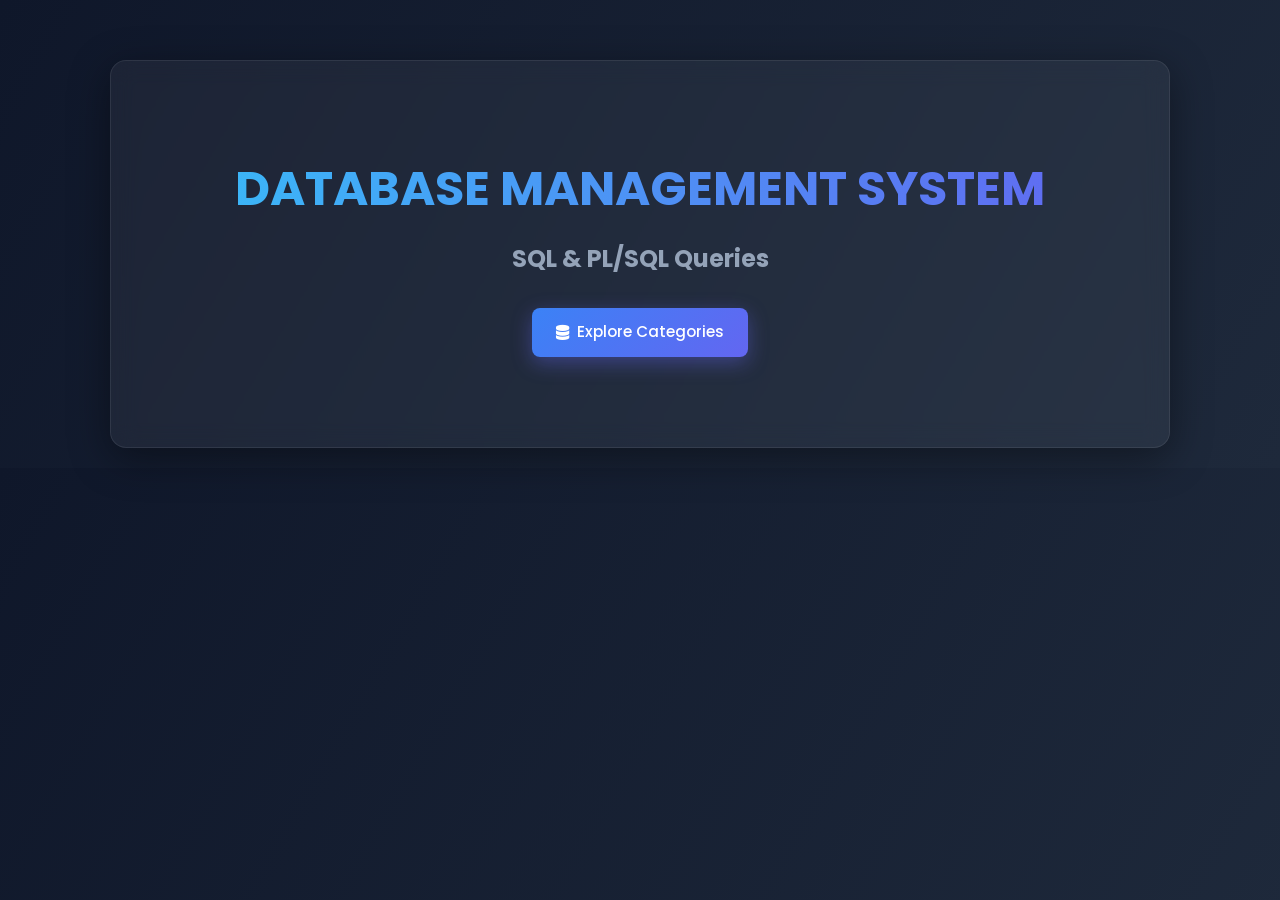
<file: INDEX.HTML>
<!DOCTYPE html>
<html lang="en">
<head>
    <meta charset="UTF-8">
    <meta name="viewport" content="width=device-width, initial-scale=1.0">
    <title>DBMS Queries Hub</title>

    <!-- CSS -->
    <link rel="stylesheet" href="style.css">

    <!-- Font Awesome -->
    <link href="https://cdnjs.cloudflare.com/ajax/libs/font-awesome/6.0.0/css/all.min.css" rel="stylesheet">

    <!-- Google Font (added for better look) -->
    <link href="https://fonts.googleapis.com/css2?family=Poppins:wght@300;500;700&display=swap" rel="stylesheet">
</head>
<body>
    <div class="container">
        <header class="hero-section">
            <h1 class="main-heading">DATABASE MANAGEMENT SYSTEM</h1>
            <h2 class="sub-heading">SQL & PL/SQL Queries</h2>

            <p class="tagline"></p>

            <a href="categories.html" class="cta-button">
                <i class="fas fa-database"></i>
                Explore Categories
            </a>
        </header>
    </div>

    <script src="script.js"></script>
</body>
</html>
</file>
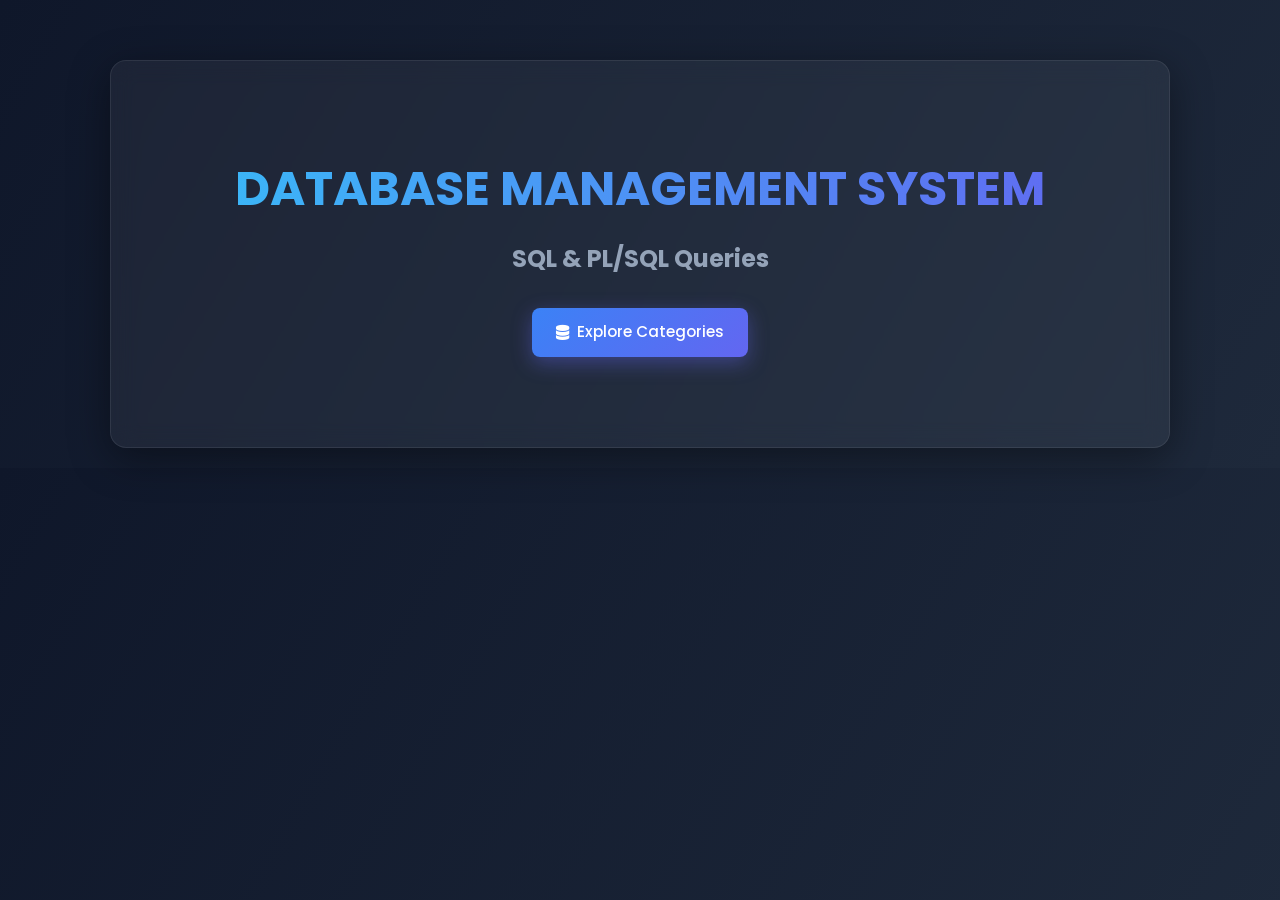
<file: index.html>
<!DOCTYPE html>
<html lang="en">
<head>
    <meta charset="UTF-8">
    <meta name="viewport" content="width=device-width, initial-scale=1.0">
    <title>DBMS Queries Hub</title>

    <!-- CSS -->
    <link rel="stylesheet" href="style.css">

    <!-- Font Awesome -->
    <link href="https://cdnjs.cloudflare.com/ajax/libs/font-awesome/6.0.0/css/all.min.css" rel="stylesheet">

    <!-- Google Font (added for better look) -->
    <link href="https://fonts.googleapis.com/css2?family=Poppins:wght@300;500;700&display=swap" rel="stylesheet">
</head>
<body>
    <div class="container">
        <header class="hero-section">
            <h1 class="main-heading">DATABASE MANAGEMENT SYSTEM</h1>
            <h2 class="sub-heading">SQL & PL/SQL Queries</h2>

            <p class="tagline"></p>

            <a href="categories.html" class="cta-button">
                <i class="fas fa-database"></i>
                Explore Categories
            </a>
        </header>
    </div>

    <script src="script.js"></script>
</body>
</html>
</file>
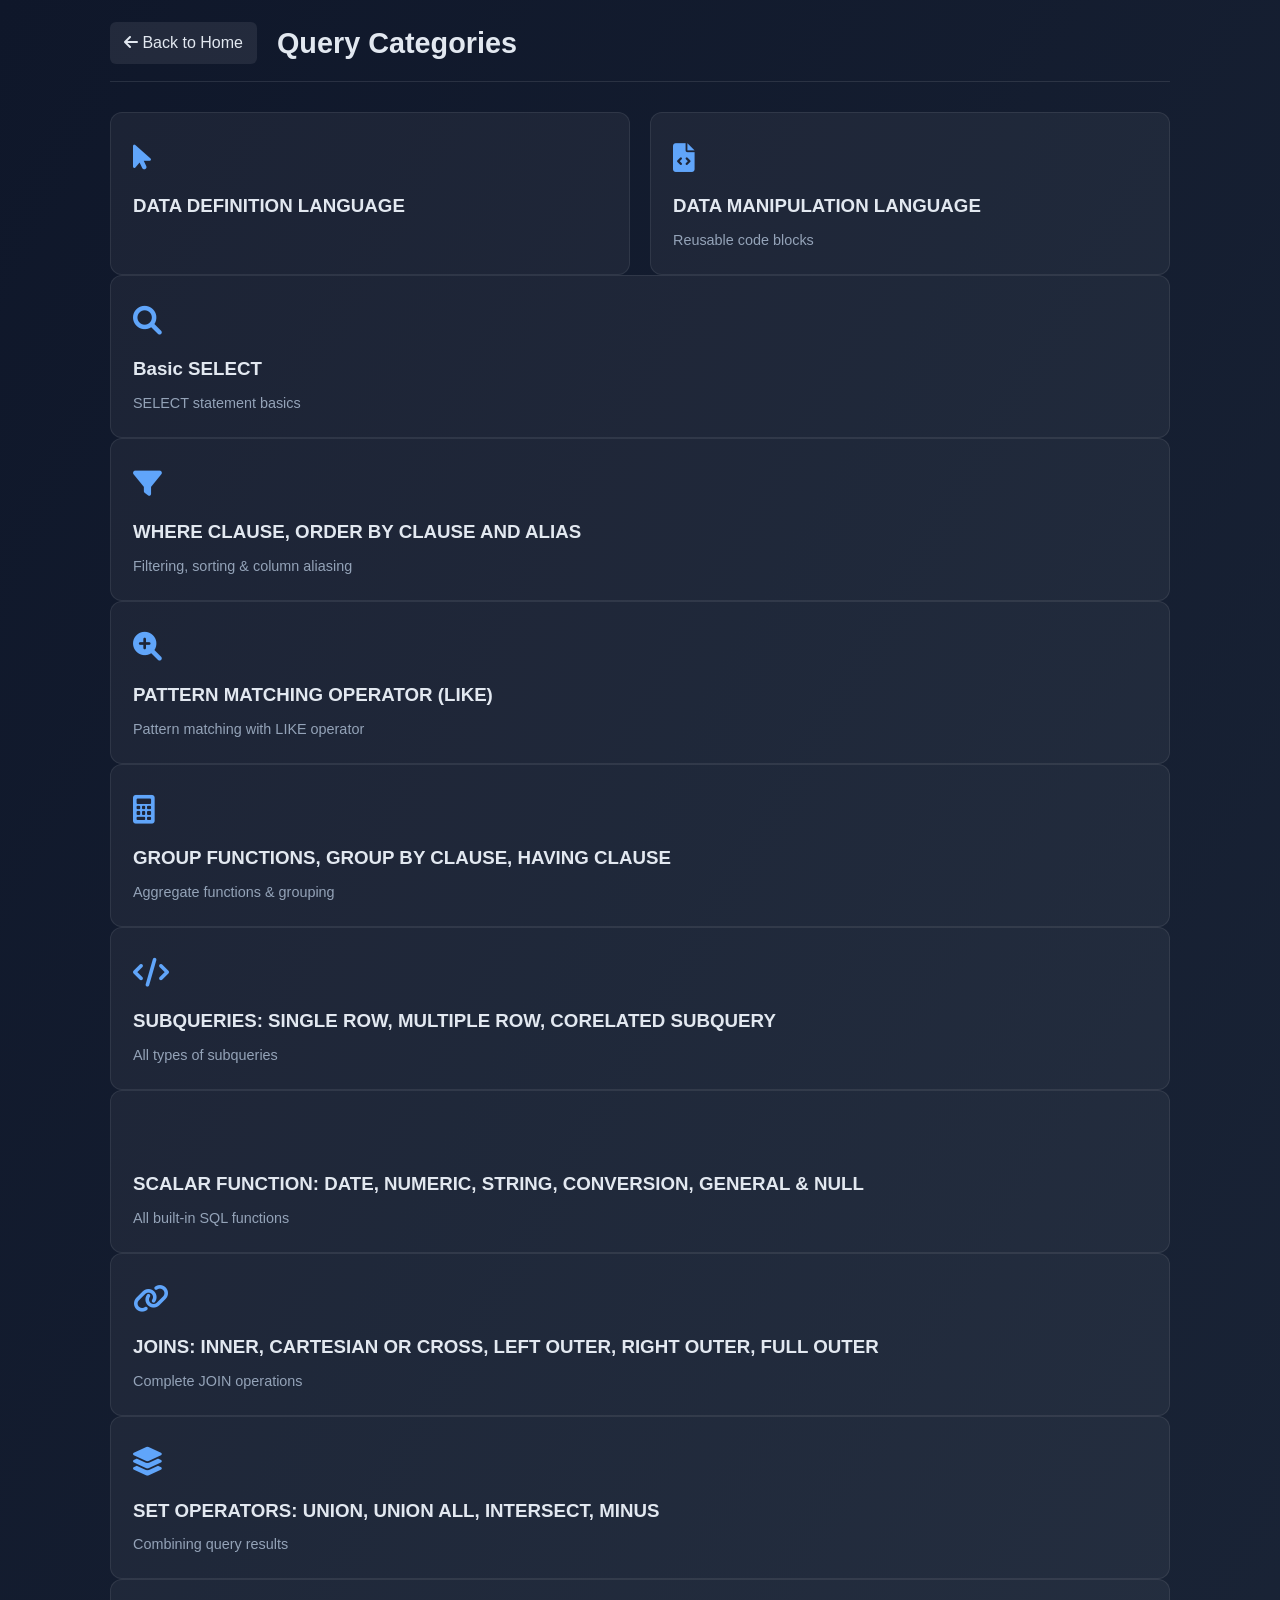
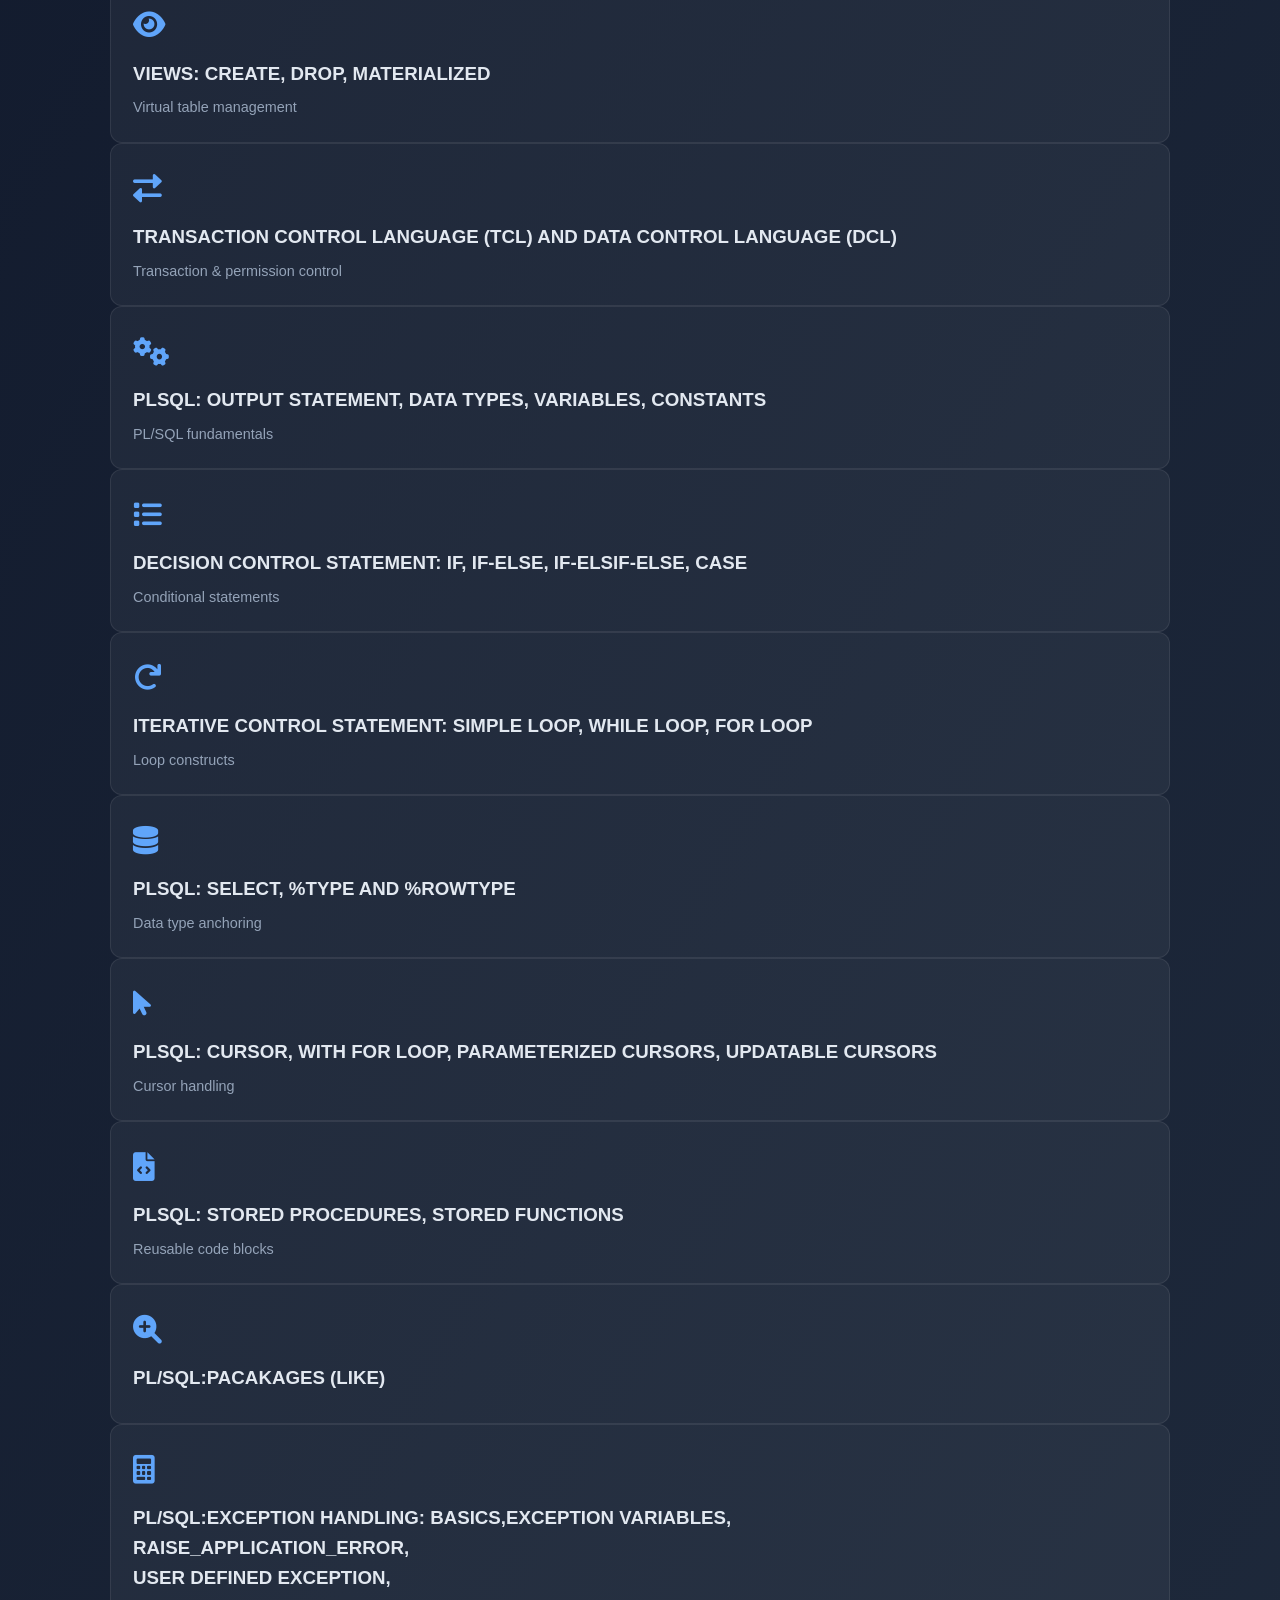
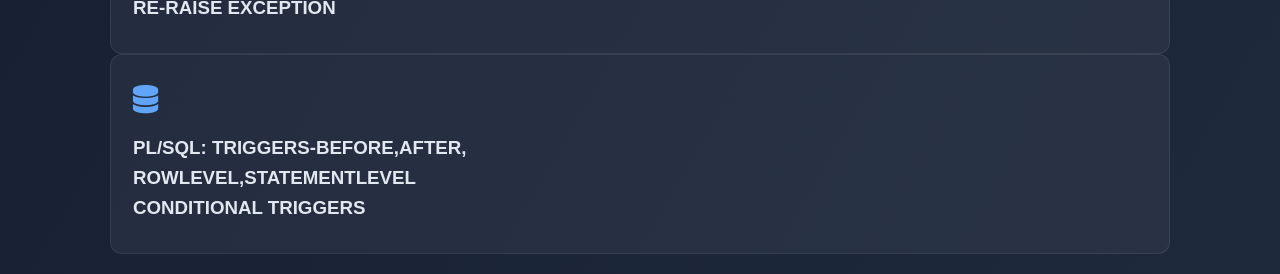
<file: categories.html>
<!DOCTYPE html>
<html lang="en">
<head>
    <meta charset="UTF-8">
    <meta name="viewport" content="width=device-width, initial-scale=1.0">
    <title>DBMS Categories - SQL & PL/SQL</title>
    <link rel="stylesheet" href="style.css">
    <link href="https://cdnjs.cloudflare.com/ajax/libs/font-awesome/6.0.0/css/all.min.css" rel="stylesheet">
</head>
<body>
    <div class="container">
        <header class="page-header">
            <a href="index.html" class="back-btn">
                <i class="fas fa-arrow-left"></i> Back to Home
            </a>
            <h1>Query Categories</h1>
        </header>

      <div class="categories-grid">

       </header>

        <div class="categories-grid">

    <a href="ddl.html" class="category-card">
        <div class="card-icon"><i class="fas fa-mouse-pointer"></i></div>
        <h3>DATA DEFINITION LANGUAGE</h3>
    </a>

    <a href="dml.html" class="category-card">
        <div class="card-icon"><i class="fas fa-file-code"></i></div>
        <h3>DATA MANIPULATION LANGUAGE</h3>
        <p>Reusable code blocks</p>
    </a>

</div>

</div>
            </a>
            <a href="basic_select.html" class="category-card">
                <div class="card-icon"><i class="fas fa-search"></i></div>
                <h3>Basic SELECT</h3>
                <p>SELECT statement basics</p>
            </a>

           
            <a href="where.html" class="category-card">
                <div class="card-icon"><i class="fas fa-filter"></i></div>
                <h3>WHERE CLAUSE, ORDER BY CLAUSE AND ALIAS</h3>
                <p>Filtering, sorting & column aliasing</p>
            </a>

            <!-- 3 -->
            <a href="pattern_match.html" class="category-card">
                <div class="card-icon"><i class="fas fa-search-plus"></i></div>
                <h3>PATTERN MATCHING OPERATOR (LIKE)</h3>
                <p>Pattern matching with LIKE operator</p>
            </a>

            <!-- 4 -->
            <a href="group_function.html" class="category-card">
                <div class="card-icon"><i class="fas fa-calculator"></i></div>
                <h3>GROUP FUNCTIONS, GROUP BY CLAUSE, HAVING CLAUSE</h3>
                <p>Aggregate functions & grouping</p>
            </a>

            <!-- 5 -->
            <a href="subqueries.html" class="category-card">
                <div class="card-icon"><i class="fas fa-code"></i></div>
                <h3>SUBQUERIES: SINGLE ROW, MULTIPLE ROW, CORELATED SUBQUERY</h3>
                <p>All types of subqueries</p>
            </a>

            <!-- 6 -->
            <a href="scalor.html" class="category-card">
                <div class="card-icon"><i class="fas fa-function"></i></div>
                <h3>SCALAR FUNCTION: DATE, NUMERIC, STRING, CONVERSION, GENERAL & NULL</h3>
                <p>All built-in SQL functions</p>
            </a>

            <!-- 7 -->
            <a href="joins.html" class="category-card">
                <div class="card-icon"><i class="fas fa-link"></i></div>
                <h3>JOINS: INNER, CARTESIAN OR CROSS, LEFT OUTER, RIGHT OUTER, FULL OUTER</h3>
                <p>Complete JOIN operations</p>
            </a>

            <!-- 8 -->
            <a href="set.html" class="category-card">
                <div class="card-icon"><i class="fas fa-layer-group"></i></div>
                <h3>SET OPERATORS: UNION, UNION ALL, INTERSECT, MINUS</h3>
                <p>Combining query results</p>
            </a>

            <!-- 9 -->
            <a href="views.html" class="category-card">
                <div class="card-icon"><i class="fas fa-eye"></i></div>
                <h3>VIEWS: CREATE, DROP, MATERIALIZED</h3>
                <p>Virtual table management</p>
            </a>

            <!-- 10 -->
            <a href="tcl.html" class="category-card">
                <div class="card-icon"><i class="fas fa-exchange-alt"></i></div>
                <h3>TRANSACTION CONTROL LANGUAGE (TCL) AND DATA CONTROL LANGUAGE (DCL)</h3>
                <p>Transaction & permission control</p>
            </a>

            <!-- 11 -->
            <a href="sql.html" class="category-card">
                <div class="card-icon"><i class="fas fa-cogs"></i></div>
                <h3>PLSQL: OUTPUT STATEMENT, DATA TYPES, VARIABLES, CONSTANTS</h3>
                <p>PL/SQL fundamentals</p>
            </a>

            <!-- 12 -->
            <a href="ifelse.html" class="category-card">
                <div class="card-icon"><i class="fas fa-list"></i></div>
                <h3>DECISION CONTROL STATEMENT: IF, IF-ELSE, IF-ELSIF-ELSE, CASE</h3>
                <p>Conditional statements</p>
            </a>

            <!-- 13 -->
            <a href="loops.html" class="category-card">
                <div class="card-icon"><i class="fas fa-redo"></i></div>
                <h3>ITERATIVE CONTROL STATEMENT: SIMPLE LOOP, WHILE LOOP, FOR LOOP</h3>
                <p>Loop constructs</p>
            </a>

            <!-- 14 -->
            <a href="selecttype.html" class="category-card">
                <div class="card-icon"><i class="fas fa-database"></i></div>
                <h3>PLSQL: SELECT, %TYPE AND %ROWTYPE</h3>
                <p>Data type anchoring</p>
            </a>

            <!-- 15 -->
            <a href="cursors.html" class="category-card">
                <div class="card-icon"><i class="fas fa-mouse-pointer"></i></div>
                <h3>PLSQL: CURSOR, WITH FOR LOOP, PARAMETERIZED CURSORS, UPDATABLE CURSORS</h3>
                <p>Cursor handling</p>
            </a>

            <!-- 16 -->
            <a href="storedproc.html" class="category-card">
                <div class="card-icon"><i class="fas fa-file-code"></i></div>
                <h3>PLSQL: STORED PROCEDURES, STORED FUNCTIONS</h3>
                <p>Reusable code blocks</p>
            </a>
              <a href="pattern_match.html" class="category-card">
                <div class="card-icon"><i class="fas fa-search-plus"></i></div>
                <h3> PL/SQL:PACAKAGES (LIKE)</h3>
                
            </a>

            <!-- 4 -->
            <a href="exception.html" class="category-card">
                <div class="card-icon"><i class="fas fa-calculator"></i></div>
                <h3> PL/SQL:EXCEPTION HANDLING: BASICS,EXCEPTION VARIABLES,<br> RAISE_APPLICATION_ERROR,<br>USER DEFINED EXCEPTION,<br>RE-RAISE EXCEPTION </h3>
                
            </a>
               <a href="trigger.html" class="category-card">
                <div class="card-icon"><i class="fas fa-database"></i></div>
                <h3> PL/SQL: TRIGGERS-BEFORE,AFTER,<br>ROWLEVEL,STATEMENTLEVEL<br>CONDITIONAL TRIGGERS</h3>
                
            </a>


        </div>
    </div>

    <script src="script.js"></script>
</body>
</html>
</file>
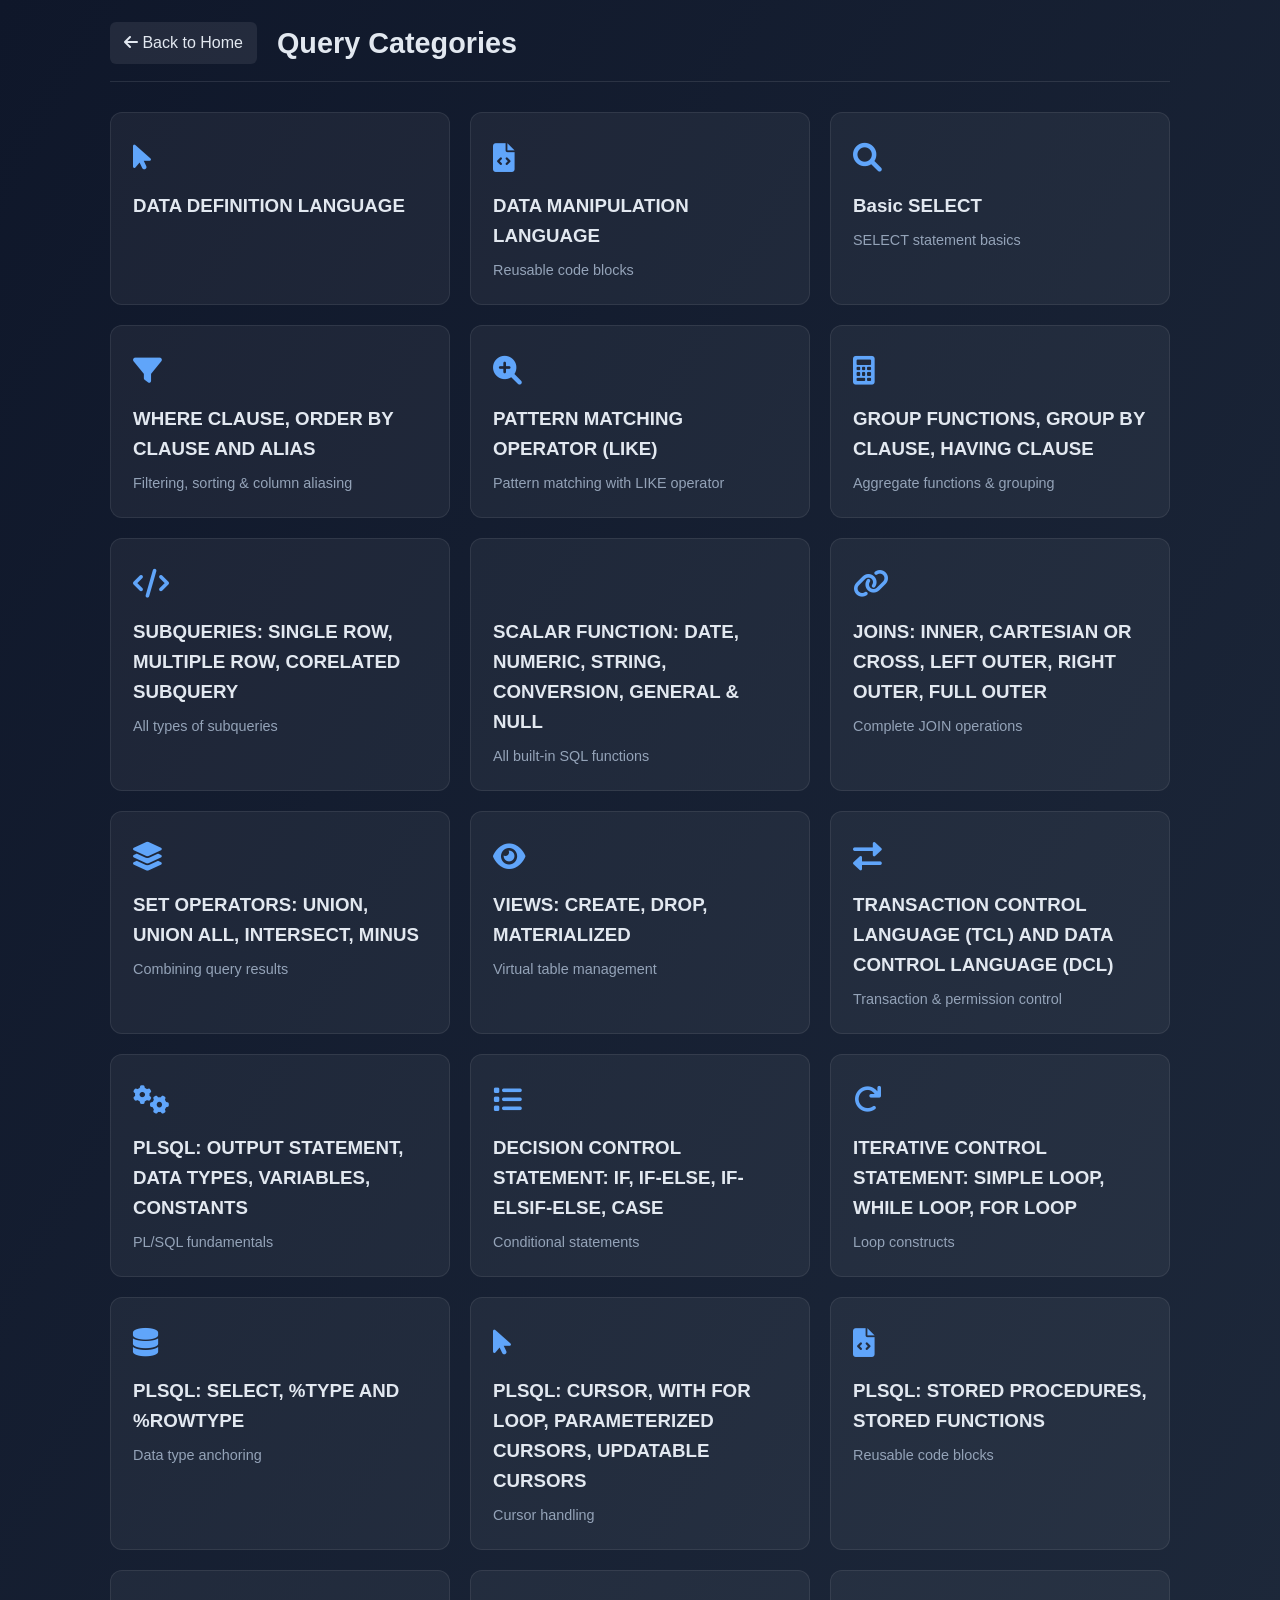
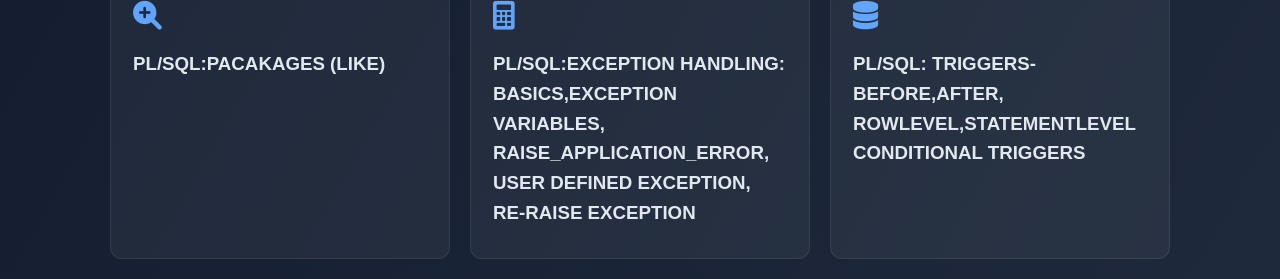
<file: CATEGORIES.HTML>
<!DOCTYPE html>
<html lang="en">
<head>
    <meta charset="UTF-8">
    <meta name="viewport" content="width=device-width, initial-scale=1.0">
    <title>DBMS Categories - SQL & PL/SQL</title>
    <link rel="stylesheet" href="style.css">
    <link href="https://cdnjs.cloudflare.com/ajax/libs/font-awesome/6.0.0/css/all.min.css" rel="stylesheet">
</head>
<body>
    <div class="container">
        <header class="page-header">
            <a href="index.html" class="back-btn">
                <i class="fas fa-arrow-left"></i> Back to Home
            </a>
            <h1>Query Categories</h1>
        </header>

        <div class="categories-grid">
            <!-- 1 -->
               <a href="DDL.HTML" class="category-card">
                <div class="card-icon"><i class="fas fa-mouse-pointer"></i></div>
                <h3>DATA DEFINITION LANGUAGE</h3>
               
            </a>

            <!-- 16 -->
            <a href="DML.html" class="category-card">
                <div class="card-icon"><i class="fas fa-file-code"></i></div>
                <h3>DATA MANIPULATION LANGUAGE</h3>
                <p>Reusable code blocks</p>
            </a>
            <a href="basic_select.html" class="category-card">
                <div class="card-icon"><i class="fas fa-search"></i></div>
                <h3>Basic SELECT</h3>
                <p>SELECT statement basics</p>
            </a>

           
            <a href="where.html" class="category-card">
                <div class="card-icon"><i class="fas fa-filter"></i></div>
                <h3>WHERE CLAUSE, ORDER BY CLAUSE AND ALIAS</h3>
                <p>Filtering, sorting & column aliasing</p>
            </a>

            <!-- 3 -->
            <a href="pattern_match.html" class="category-card">
                <div class="card-icon"><i class="fas fa-search-plus"></i></div>
                <h3>PATTERN MATCHING OPERATOR (LIKE)</h3>
                <p>Pattern matching with LIKE operator</p>
            </a>

            <!-- 4 -->
            <a href="group_functions.html" class="category-card">
                <div class="card-icon"><i class="fas fa-calculator"></i></div>
                <h3>GROUP FUNCTIONS, GROUP BY CLAUSE, HAVING CLAUSE</h3>
                <p>Aggregate functions & grouping</p>
            </a>

            <!-- 5 -->
            <a href="subqueries.html" class="category-card">
                <div class="card-icon"><i class="fas fa-code"></i></div>
                <h3>SUBQUERIES: SINGLE ROW, MULTIPLE ROW, CORELATED SUBQUERY</h3>
                <p>All types of subqueries</p>
            </a>

            <!-- 6 -->
            <a href="scalor.html" class="category-card">
                <div class="card-icon"><i class="fas fa-function"></i></div>
                <h3>SCALAR FUNCTION: DATE, NUMERIC, STRING, CONVERSION, GENERAL & NULL</h3>
                <p>All built-in SQL functions</p>
            </a>

            <!-- 7 -->
            <a href="joins.html" class="category-card">
                <div class="card-icon"><i class="fas fa-link"></i></div>
                <h3>JOINS: INNER, CARTESIAN OR CROSS, LEFT OUTER, RIGHT OUTER, FULL OUTER</h3>
                <p>Complete JOIN operations</p>
            </a>

            <!-- 8 -->
            <a href="set.html" class="category-card">
                <div class="card-icon"><i class="fas fa-layer-group"></i></div>
                <h3>SET OPERATORS: UNION, UNION ALL, INTERSECT, MINUS</h3>
                <p>Combining query results</p>
            </a>

            <!-- 9 -->
            <a href="views.html" class="category-card">
                <div class="card-icon"><i class="fas fa-eye"></i></div>
                <h3>VIEWS: CREATE, DROP, MATERIALIZED</h3>
                <p>Virtual table management</p>
            </a>

            <!-- 10 -->
            <a href="tcl.html" class="category-card">
                <div class="card-icon"><i class="fas fa-exchange-alt"></i></div>
                <h3>TRANSACTION CONTROL LANGUAGE (TCL) AND DATA CONTROL LANGUAGE (DCL)</h3>
                <p>Transaction & permission control</p>
            </a>

            <!-- 11 -->
            <a href="sql.html" class="category-card">
                <div class="card-icon"><i class="fas fa-cogs"></i></div>
                <h3>PLSQL: OUTPUT STATEMENT, DATA TYPES, VARIABLES, CONSTANTS</h3>
                <p>PL/SQL fundamentals</p>
            </a>

            <!-- 12 -->
            <a href="ifelse.html" class="category-card">
                <div class="card-icon"><i class="fas fa-list"></i></div>
                <h3>DECISION CONTROL STATEMENT: IF, IF-ELSE, IF-ELSIF-ELSE, CASE</h3>
                <p>Conditional statements</p>
            </a>

            <!-- 13 -->
            <a href="loops.html" class="category-card">
                <div class="card-icon"><i class="fas fa-redo"></i></div>
                <h3>ITERATIVE CONTROL STATEMENT: SIMPLE LOOP, WHILE LOOP, FOR LOOP</h3>
                <p>Loop constructs</p>
            </a>

            <!-- 14 -->
            <a href="selecttype.html" class="category-card">
                <div class="card-icon"><i class="fas fa-database"></i></div>
                <h3>PLSQL: SELECT, %TYPE AND %ROWTYPE</h3>
                <p>Data type anchoring</p>
            </a>

            <!-- 15 -->
            <a href="cursors.html" class="category-card">
                <div class="card-icon"><i class="fas fa-mouse-pointer"></i></div>
                <h3>PLSQL: CURSOR, WITH FOR LOOP, PARAMETERIZED CURSORS, UPDATABLE CURSORS</h3>
                <p>Cursor handling</p>
            </a>

            <!-- 16 -->
            <a href="storedproc.html" class="category-card">
                <div class="card-icon"><i class="fas fa-file-code"></i></div>
                <h3>PLSQL: STORED PROCEDURES, STORED FUNCTIONS</h3>
                <p>Reusable code blocks</p>
            </a>
              <a href="pattern_match.html" class="category-card">
                <div class="card-icon"><i class="fas fa-search-plus"></i></div>
                <h3> PL/SQL:PACAKAGES (LIKE)</h3>
                
            </a>

            <!-- 4 -->
            <a href="exception.html" class="category-card">
                <div class="card-icon"><i class="fas fa-calculator"></i></div>
                <h3> PL/SQL:EXCEPTION HANDLING: BASICS,EXCEPTION VARIABLES,<br> RAISE_APPLICATION_ERROR,<br>USER DEFINED EXCEPTION,<br>RE-RAISE EXCEPTION </h3>
                
            </a>
               <a href="trigger.html" class="category-card">
                <div class="card-icon"><i class="fas fa-database"></i></div>
                <h3> PL/SQL: TRIGGERS-BEFORE,AFTER,<br>ROWLEVEL,STATEMENTLEVEL<br>CONDITIONAL TRIGGERS</h3>
                
            </a>


        </div>
    </div>

    <script src="script.js"></script>
</body>
</html>
</file>
<file: style.css>
/* RESET */
* {
    margin: 0;
    padding: 0;
    box-sizing: border-box;
}

/* BODY */
body {
    font-family: 'Inter', 'Poppins', sans-serif;
    background: linear-gradient(120deg, #0f172a, #1e293b);
    color: #e2e8f0;
    line-height: 1.6;
}

/* CONTAINER */
.container {
    max-width: 1100px;
    margin: auto;
    padding: 20px;
}

/* HERO */
.hero-section {
    text-align: center;
    padding: 90px 30px;
    border-radius: 16px;
    margin-top: 40px;

    background: rgba(255, 255, 255, 0.05);
    backdrop-filter: blur(12px);
    border: 1px solid rgba(255,255,255,0.08);

    box-shadow: 0 10px 40px rgba(0,0,0,0.4);
}

.main-heading {
    font-size: 3rem;
    font-weight: 700;
    margin-bottom: 12px;

    background: linear-gradient(90deg, #38bdf8, #6366f1);
    -webkit-background-clip: text;
    color: transparent;
}

.sub-heading {
    font-size: 1.5rem;
    color: #94a3b8;
    margin-bottom: 20px;
}

.tagline {
    color: #cbd5f5;
    margin-bottom: 30px;
}

/* BUTTONS */
.cta-button,
.toggle-solution {
    display: inline-flex;
    align-items: center;
    justify-content: center;
    gap: 8px;

    padding: 12px 24px;
    font-size: 0.95rem;
    font-weight: 500;

    border-radius: 8px;
    border: none;
    cursor: pointer;
    text-decoration: none;

    transition: all 0.25s ease;
}

/* PRIMARY BUTTON */
.cta-button {
    background: linear-gradient(135deg, #3b82f6, #6366f1);
    color: white;
    box-shadow: 0 6px 20px rgba(99,102,241,0.4);
}

.cta-button:hover {
    transform: translateY(-2px);
    box-shadow: 0 10px 30px rgba(99,102,241,0.6);
}

/* SECONDARY BUTTON */
.toggle-solution {
    background: rgba(255,255,255,0.08);
    color: #e2e8f0;
    margin-top: 15px;
    border: 1px solid rgba(255,255,255,0.1);
}

.toggle-solution:hover {
    background: rgba(255,255,255,0.15);
}

/* HEADER */
.page-header {
    display: flex;
    align-items: center;
    gap: 20px;
    margin-bottom: 30px;
    padding-bottom: 15px;
    border-bottom: 1px solid rgba(255,255,255,0.1);
}

.page-header h1 {
    font-size: 1.8rem;
}

/* BACK BUTTON */
.back-btn {
    padding: 8px 14px;
    background: rgba(255,255,255,0.08);
    border-radius: 6px;
    text-decoration: none;
    color: #e2e8f0;
}

.back-btn:hover {
    background: rgba(255,255,255,0.15);
}

/* CATEGORY GRID */
.categories-grid {
    display: grid;
    grid-template-columns: repeat(auto-fit, minmax(260px, 1fr));
    gap: 20px;
}

/* CATEGORY CARD */
.category-card {
    background: rgba(255,255,255,0.05);
    padding: 22px;
    border-radius: 12px;
    border: 1px solid rgba(255,255,255,0.08);
    text-decoration: none;
    color: #e2e8f0;
    transition: 0.25s;
}

.category-card:hover {
    transform: translateY(-5px);
    border-color: #6366f1;
}

/* ICON */
.card-icon {
    font-size: 1.8rem;
    color: #60a5fa;
    margin-bottom: 10px;
}

/* QUESTIONS */
.question-card {
    background: rgba(255,255,255,0.05);
    border-radius: 12px;
    padding: 20px;
    margin: 15px 0;
    border: 1px solid rgba(255,255,255,0.08);
}

.question-card h3 {
    font-size: 1rem;
    margin-bottom: 10px;
}

/* SOLUTION */
.solution {
    margin-top: 12px;
    padding: 12px;
    background: rgba(0,0,0,0.4);
    border-radius: 6px;
    border-left: 3px solid #3b82f6;
}

.solution.hidden {
    display: none;
}

/* CODE BLOCK */
pre {
    background: #020617;
    color: #e2e8f0;
    padding: 12px;
    border-radius: 6px;
    margin-top: 10px;
    overflow-x: auto;
    font-size: 13px;
}

/* RESPONSIVE */
@media (max-width: 768px) {
    .main-heading {
        font-size: 2.2rem;
    }

    .sub-heading {
        font-size: 1.2rem;
    }
}
/* FIX FOR CATEGORY CARD CLICK + STRUCTURE */
.category-card {
    display: block; /* IMPORTANT FIX */
    height: 100%;
}

/* ENSURE CONTENT ALIGNMENT */
.category-card h3 {
    margin-bottom: 8px;
}

.category-card p {
    font-size: 0.9rem;
    color: #94a3b8;
}

/* GRID ITEMS SAME HEIGHT */
.categories-grid {
    align-items: stretch;
}

/* SMOOTH HOVER FIX */
.category-card:hover {
    transform: translateY(-6px) scale(1.01);
    box-shadow: 0 10px 25px rgba(0,0,0,0.4);
}
</file>
